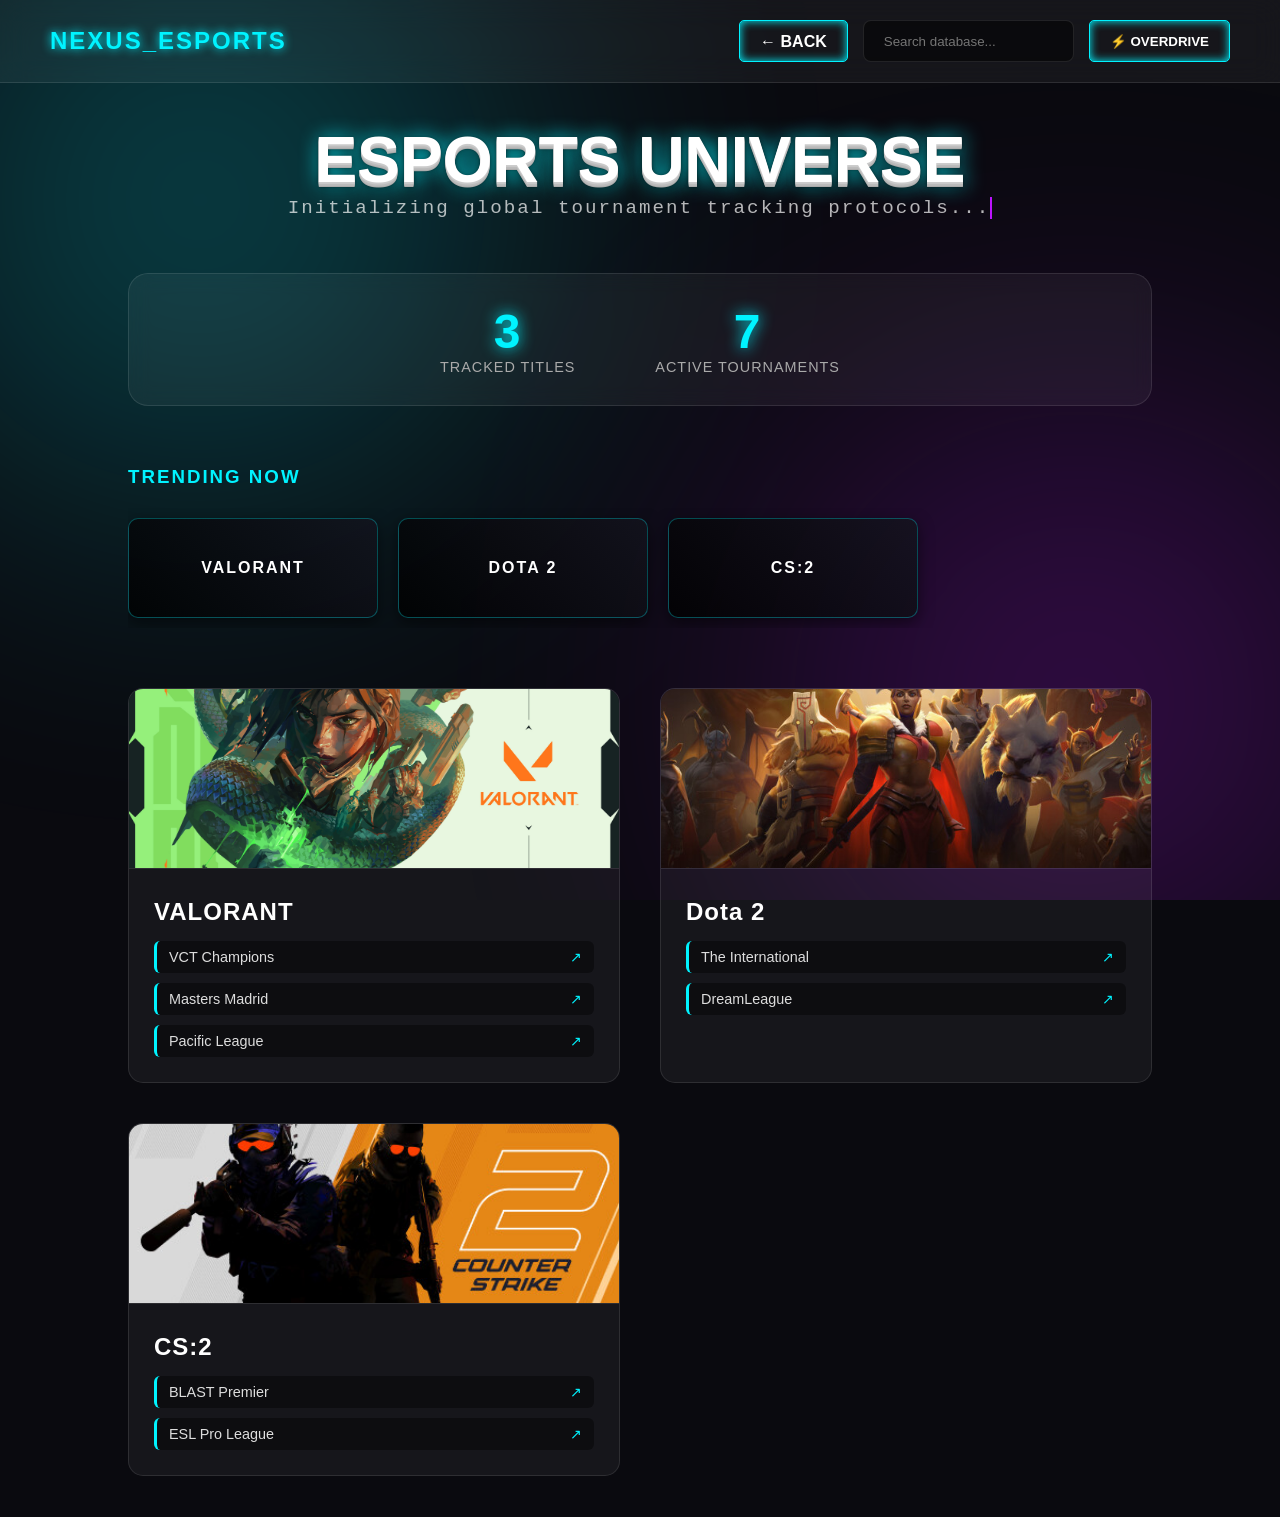
<file: esports.html>
<!DOCTYPE html>
<html lang="en">
<head>
    <meta charset="UTF-8">
    <meta name="viewport" content="width=device-width, initial-scale=1.0">
    <title>Esports Universe | NEXUS</title>
    <link rel="stylesheet" href="style2.css">
</head>
<body>
    <div class="background-effects">
        <div class="glow glow-cyan" id="primary-glow"></div>
        <div class="glow glow-purple" id="secondary-glow"></div>
    </div>

    <nav class="glass-nav">
        <div class="logo">NEXUS_ESPORTS</div>
        <div class="controls">
            <a href="index.html" class="neon-btn cyan-btn" style="text-decoration: none; padding-top: 12px;">← BACK</a>
            <input type="text" id="search" class="glass-input" placeholder="Search database...">
            <button onclick="toggleOverdrive()" class="neon-btn cyan-btn">⚡ OVERDRIVE</button>
        </div>
    </nav>

    <main>
        <header class="hero center-text">
            <h1 class="text-3d">ESPORTS UNIVERSE</h1>
            <p class="typewriter" id="hero-subtitle">Initializing global tournament tracking protocols...</p>
        </header>

        <section class="stats glass-panel">
            <div class="stat">
                <h2 id="gamesCount" class="neon-text">0</h2>
                <p>Tracked Titles</p>
            </div>
            <div class="stat">
                <h2 id="tournamentsCount" class="neon-text">0</h2>
                <p>Active Tournaments</p>
            </div>
        </section>

        <section class="showcase-section">
            <h3 class="section-title">Trending Now</h3>
            <div class="carousel" id="carousel"></div>
        </section>

        <section id="gamesGrid" class="cards-grid"></section>
    </main>

    <script src="script2.js"></script>
</body>
</html>
</file>
<file: style2.css>
:root {
    --bg-dark: #0a0a0f;
    --neon-cyan: #00f3ff;
    --neon-purple: #bc13fe;
    --glass-bg: rgba(255, 255, 255, 0.05);
    --glass-border: rgba(255, 255, 255, 0.1);
    --accent-color: var(--neon-cyan); /* Controlled by JS */
}

* { margin: 0; padding: 0; box-sizing: border-box; font-family: 'Segoe UI', Tahoma, Geneva, Verdana, sans-serif; }

body { background-color: var(--bg-dark); color: white; overflow-x: hidden; transition: 0.5s; }

/* Background Orbs */
.background-effects { position: fixed; top: 0; left: 0; width: 100vw; height: 100vh; z-index: -1; overflow: hidden; }
.glow { position: absolute; width: 600px; height: 600px; border-radius: 50%; filter: blur(150px); opacity: 0.25; animation: float 10s infinite alternate; }
.glow-cyan { top: -100px; left: -100px; background: var(--accent-color); transition: background 0.5s; }
.glow-purple { bottom: -100px; right: -100px; background: var(--neon-purple); animation-delay: -5s; }
@keyframes float { 0% { transform: translate(0, 0); } 100% { transform: translate(100px, 50px); } }

/* Layout & Nav */
.glass-nav { padding: 20px 50px; display: flex; justify-content: space-between; align-items: center; background: var(--glass-bg); backdrop-filter: blur(15px); border-bottom: 1px solid var(--glass-border); z-index: 100; position: relative; }
.logo { font-size: 1.5rem; font-weight: bold; letter-spacing: 2px; color: var(--accent-color); text-shadow: 0 0 10px var(--accent-color); }
main { padding: 40px 10%; }

/* Form Controls */
.controls { display: flex; gap: 15px; }
.glass-input { background: rgba(0,0,0,0.5); border: 1px solid var(--glass-border); color: white; padding: 10px 20px; border-radius: 8px; outline: none; transition: 0.3s; }
.glass-input:focus { border-color: var(--accent-color); box-shadow: 0 0 15px rgba(0, 243, 255, 0.3); }

/* Buttons */
.neon-btn { padding: 10px 20px; border: none; background: transparent; color: white; font-weight: bold; cursor: pointer; border-radius: 5px; text-transform: uppercase; transition: 0.3s; }
.cyan-btn { border: 1px solid var(--accent-color); box-shadow: inset 0 0 10px var(--accent-color); }
.cyan-btn:hover { background: var(--accent-color); color: #000; box-shadow: 0 0 20px var(--accent-color); }

/* Typography */
.center-text { text-align: center; margin-bottom: 50px; }
.section-title { color: var(--accent-color); text-transform: uppercase; letter-spacing: 2px; margin-bottom: 20px; }
.text-3d { font-size: 4rem; font-weight: 900; color: white; text-shadow: 0 1px 0 #ccc, 0 2px 0 #c9c9c9, 0 3px 0 #bbb, 0 4px 0 #b9b9b9, 0 5px 0 #aaa, 0 6px 1px rgba(0,0,0,.1), 0 0 5px rgba(0,0,0,.1), 0 1px 3px rgba(0,0,0,.3), 0 3px 5px rgba(0,0,0,.2), 0 5px 10px rgba(0,0,0,.25), 0 10px 10px rgba(0,0,0,.2), 2px 2px 20px var(--accent-color); transition: text-shadow 0.5s; }
.neon-text { font-size: 3rem; color: var(--accent-color); text-shadow: 0 0 15px var(--accent-color); }

/* Typewriter Subtitle */
.typewriter { display: inline-block; color: rgba(255,255,255,0.7); font-family: monospace; font-size: 1.2rem; letter-spacing: 2px; border-right: 2px solid var(--neon-purple); white-space: nowrap; overflow: hidden; animation: typing 3s steps(40, end), blink-caret .75s step-end infinite; }
@keyframes typing { from { width: 0 } to { width: 100% } }
@keyframes blink-caret { from, to { border-color: transparent } 50% { border-color: var(--neon-purple); } }

/* Stats Panel */
.glass-panel { display: flex; justify-content: center; gap: 80px; background: var(--glass-bg); backdrop-filter: blur(10px); border: 1px solid var(--glass-border); padding: 30px; border-radius: 20px; margin-bottom: 60px; }
.stat { text-align: center; text-transform: uppercase; letter-spacing: 1px; font-size: 0.9rem; color: #aaa; }

/* 06 & 07: Tilt Cards Grid */
.cards-grid { display: grid; grid-template-columns: repeat(auto-fit, minmax(320px, 1fr)); gap: 40px; perspective: 1000px; }
.tilt-card { background: var(--glass-bg); border: 1px solid var(--glass-border); border-radius: 15px; overflow: hidden; transform-style: preserve-3d; transition: transform 0.1s ease-out, box-shadow 0.3s; position: relative; }
.tilt-card:hover { box-shadow: 0 0 30px rgba(188, 19, 254, 0.4); border-color: var(--neon-purple); z-index: 10; }
.card-image { width: 100%; height: 180px; object-fit: cover; border-bottom: 1px solid var(--glass-border); }
.card-content { padding: 25px; transform: translateZ(30px); }
.card-content h2 { margin-bottom: 15px; font-size: 1.5rem; letter-spacing: 1px; }

/* Tournament Links */
.tournament-list { display: flex; flex-direction: column; gap: 10px; }
.tournament { background: rgba(0,0,0,0.4); padding: 8px 12px; border-radius: 6px; border-left: 3px solid var(--accent-color); color: #ddd; font-size: 0.9rem; cursor: pointer; transition: 0.3s; display: flex; justify-content: space-between; align-items: center; }
.tournament:hover { background: rgba(0, 243, 255, 0.1); color: white; transform: translateX(5px); }

/* 08: Rotating Showcase (Carousel) */
.showcase-section { margin-bottom: 60px; }
.carousel { display: flex; overflow-x: hidden; gap: 20px; padding: 10px 0; }
.carousel-card { min-width: 250px; height: 100px; background: linear-gradient(45deg, rgba(0,0,0,0.8), rgba(20,20,30,0.8)); border: 1px solid rgba(0, 243, 255, 0.3); border-radius: 10px; display: flex; align-items: center; justify-content: center; font-weight: bold; letter-spacing: 2px; text-transform: uppercase; box-shadow: 0 5px 15px rgba(0,0,0,0.5); }
</file>
